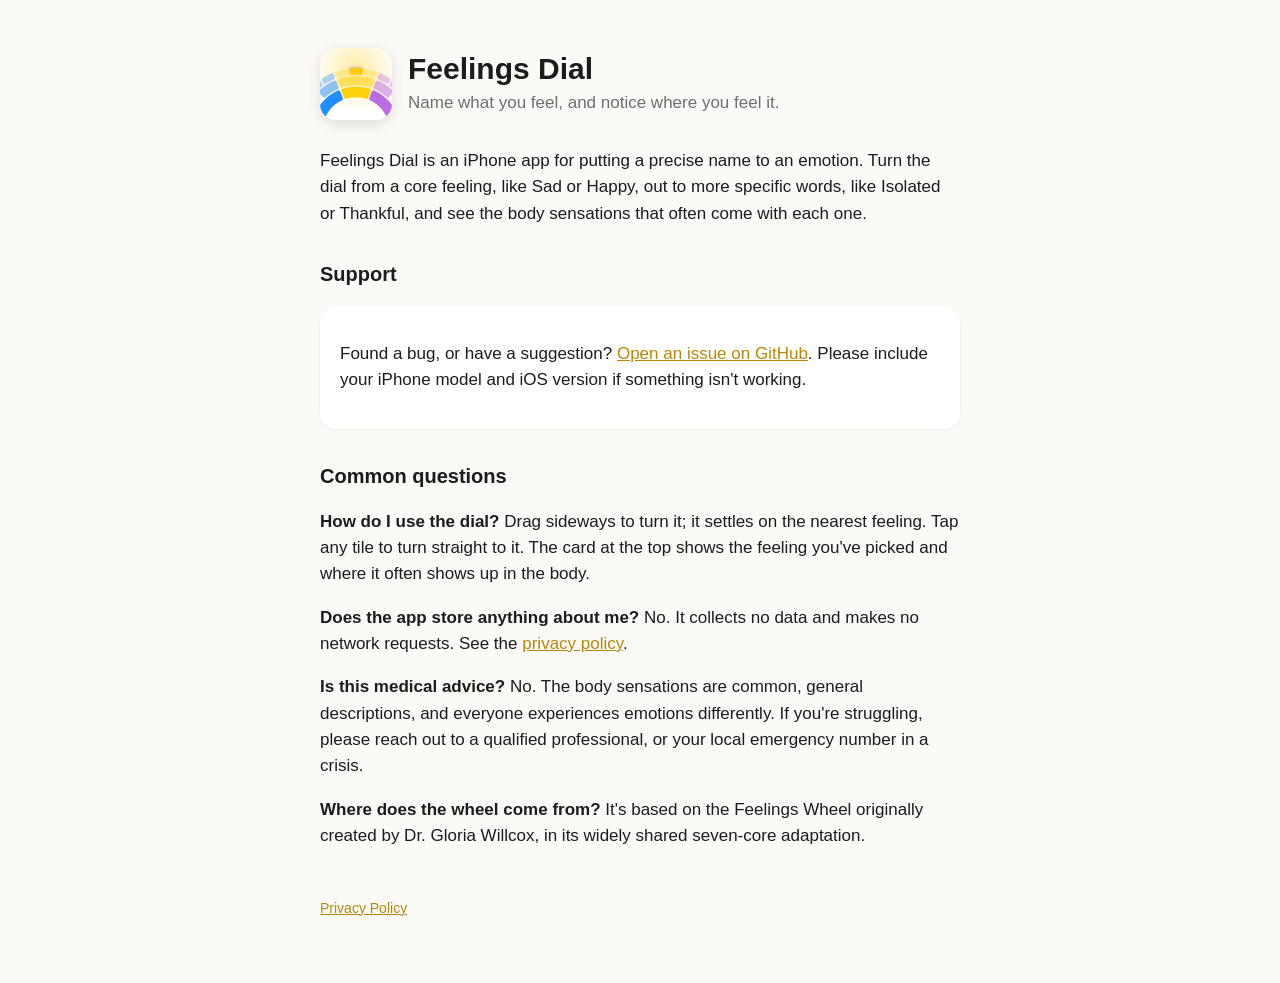
<file: index.html>
<!doctype html>
<html lang="en">
<head>
<meta charset="utf-8">
<meta name="viewport" content="width=device-width, initial-scale=1">
<title>Feelings Dial — Support</title>
<link rel="stylesheet" href="style.css">
<link rel="icon" href="icon.png">
</head>
<body>
<main>
  <header>
    <img src="icon.png" alt="">
    <div>
      <h1>Feelings Dial</h1>
      <p class="sub">Name what you feel, and notice where you feel it.</p>
    </div>
  </header>

  <p>Feelings Dial is an iPhone app for putting a precise name to an emotion. Turn the dial from a core feeling, like Sad or Happy, out to more specific words, like Isolated or Thankful, and see the body sensations that often come with each one.</p>

  <h2>Support</h2>
  <div class="card">
    <p>Found a bug, or have a suggestion? <a href="https://github.com/jsvana/feelings-dial/issues/new">Open an issue on GitHub</a>. Please include your iPhone model and iOS version if something isn't working.</p>
  </div>

  <h2>Common questions</h2>
  <p><strong>How do I use the dial?</strong> Drag sideways to turn it; it settles on the nearest feeling. Tap any tile to turn straight to it. The card at the top shows the feeling you've picked and where it often shows up in the body.</p>
  <p><strong>Does the app store anything about me?</strong> No. It collects no data and makes no network requests. See the <a href="privacy.html">privacy policy</a>.</p>
  <p><strong>Is this medical advice?</strong> No. The body sensations are common, general descriptions, and everyone experiences emotions differently. If you're struggling, please reach out to a qualified professional, or your local emergency number in a crisis.</p>
  <p><strong>Where does the wheel come from?</strong> It's based on the Feelings Wheel originally created by Dr. Gloria Willcox, in its widely shared seven-core adaptation.</p>

  <footer><a href="privacy.html">Privacy Policy</a></footer>
</main>
</body>
</html>
</file>
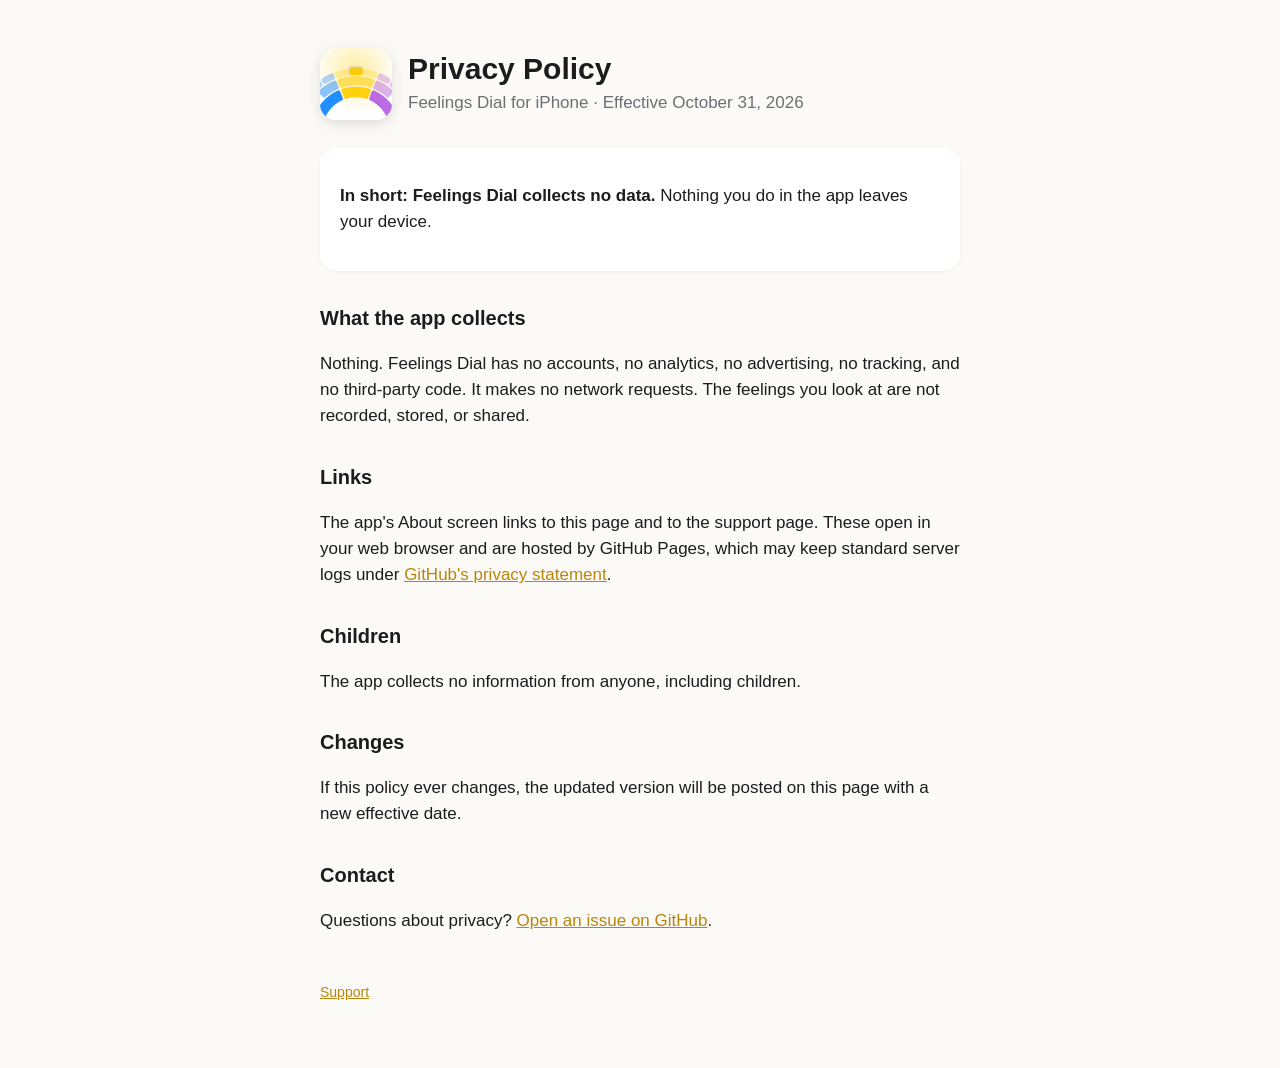
<file: privacy.html>
<!doctype html>
<html lang="en">
<head>
<meta charset="utf-8">
<meta name="viewport" content="width=device-width, initial-scale=1">
<title>Feelings Dial — Privacy Policy</title>
<link rel="stylesheet" href="style.css">
<link rel="icon" href="icon.png">
</head>
<body>
<main>
  <header>
    <img src="icon.png" alt="">
    <div>
      <h1>Privacy Policy</h1>
      <p class="sub">Feelings Dial for iPhone · Effective October 31, 2026</p>
    </div>
  </header>

  <div class="card">
    <p><strong>In short: Feelings Dial collects no data.</strong> Nothing you do in the app leaves your device.</p>
  </div>

  <h2>What the app collects</h2>
  <p>Nothing. Feelings Dial has no accounts, no analytics, no advertising, no tracking, and no third-party code. It makes no network requests. The feelings you look at are not recorded, stored, or shared.</p>

  <h2>Links</h2>
  <p>The app's About screen links to this page and to the support page. These open in your web browser and are hosted by GitHub Pages, which may keep standard server logs under <a href="https://docs.github.com/en/site-policy/privacy-policies/github-general-privacy-statement">GitHub's privacy statement</a>.</p>

  <h2>Children</h2>
  <p>The app collects no information from anyone, including children.</p>

  <h2>Changes</h2>
  <p>If this policy ever changes, the updated version will be posted on this page with a new effective date.</p>

  <h2>Contact</h2>
  <p>Questions about privacy? <a href="https://github.com/jsvana/feelings-dial/issues/new">Open an issue on GitHub</a>.</p>

  <footer><a href="./">Support</a></footer>
</main>
</body>
</html>
</file>
<file: style.css>
:root { --bg: #fbfaf7; --fg: #1c1c1e; --muted: #6e6e73; --accent: #b8860b; --card: #ffffff; }
@media (prefers-color-scheme: dark) { :root { --bg: #141416; --fg: #f2f2f7; --muted: #98989f; --accent: #ffd60a; --card: #1f1f22; } }
* { box-sizing: border-box; }
body { margin: 0; background: var(--bg); color: var(--fg); font: 17px/1.55 -apple-system, BlinkMacSystemFont, "Segoe UI", Helvetica, Arial, sans-serif; }
main { max-width: 680px; margin: 0 auto; padding: 48px 20px 64px; }
header { display: flex; align-items: center; gap: 16px; margin-bottom: 28px; }
header img { width: 72px; height: 72px; border-radius: 16px; box-shadow: 0 4px 14px rgba(0,0,0,.12); }
h1 { font-size: 30px; line-height: 1.15; margin: 0; }
h2 { font-size: 20px; margin: 32px 0 8px; }
.sub { color: var(--muted); margin: 4px 0 0; }
a { color: var(--accent); }
.card { background: var(--card); border-radius: 16px; padding: 18px 20px; margin: 16px 0; box-shadow: 0 1px 3px rgba(0,0,0,.06); }
footer { margin-top: 48px; color: var(--muted); font-size: 14px; }
</file>
